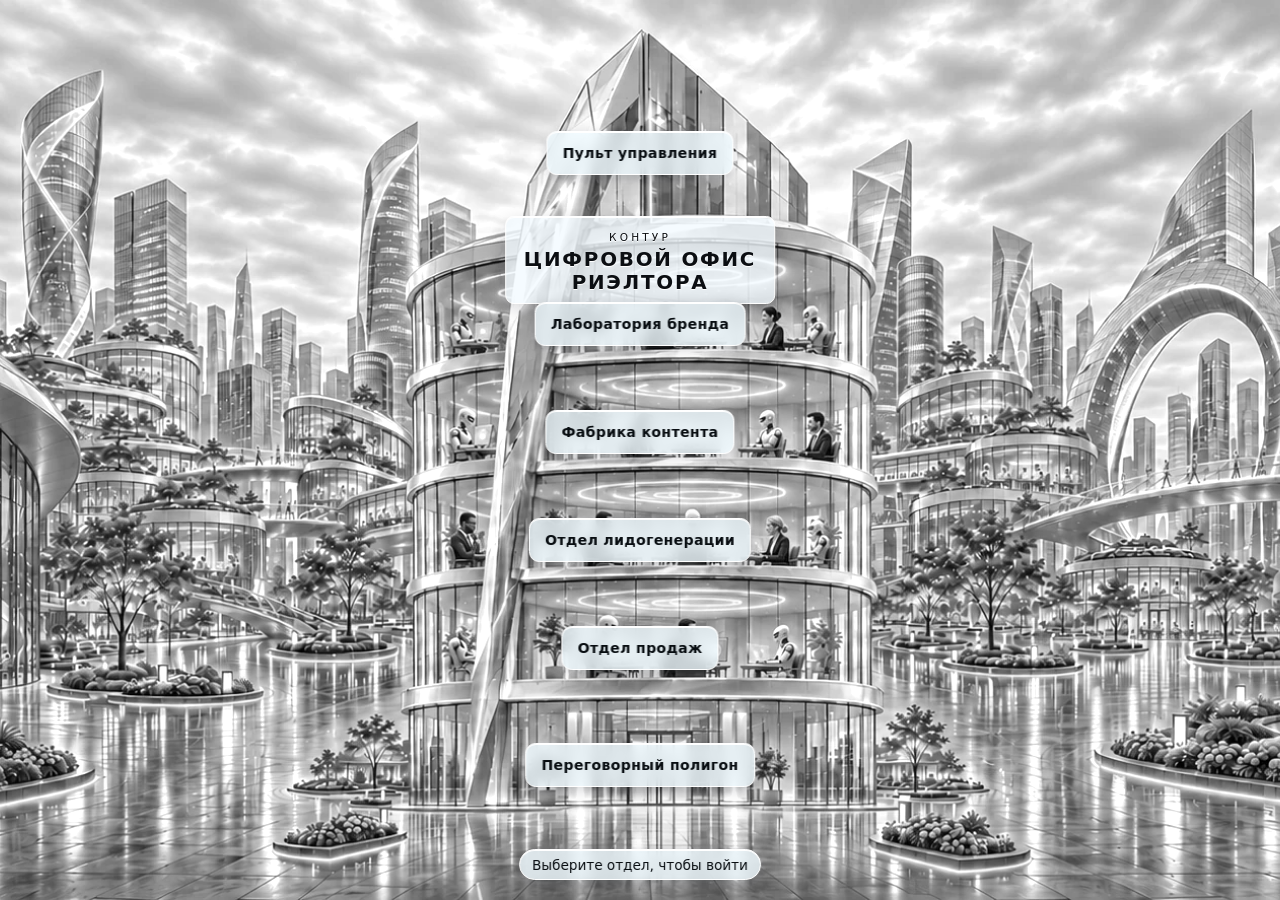
<file: cinematic/index.html>
<!doctype html>
<html lang="ru">
<head>
<meta charset="utf-8">
<meta name="viewport" content="width=device-width, initial-scale=1">
<meta name="theme-color" content="#141b2a">
<title>КОНТУР · Цифровой офис риэлтора</title>
<link rel="stylesheet" href="office.css?v=responsive-2">
<script defer src="../department-data.js"></script>
<script defer src="office.js"></script>
<script defer src="../events.js"></script></head>
<body>
<main aria-label="Цифровая штаб-квартира КОНТУР">
  <div class="scene">
    <div class="city">
      <img src="city.webp" alt="Стеклянная штаб-квартира среди небоскрёбов, площадей и садов">
    </div>
    <header class="identity">
      <span>КОНТУР</span>
      <h1>Цифровой офис<br>риэлтора</h1>
    </header>
    <nav class="floors" aria-label="Отделы штаб-квартиры">
      <button data-department="5" style="--floor:17%">Пульт управления</button>
      <button data-department="4" style="--floor:36%">Лаборатория бренда</button>
      <button data-department="2" style="--floor:48%">Фабрика контента</button>
      <button data-department="1" style="--floor:60%">Отдел лидогенерации</button>
      <button data-department="0" style="--floor:72%">Отдел продаж</button>
      <button data-department="3" style="--floor:85%">Переговорный полигон</button>
    </nav>
    <footer>Выберите отдел, чтобы войти</footer>
    <div class="veil" aria-hidden="true"></div>
    <dialog aria-labelledby="room-title">
      <img class="room-image" alt="">
      <article class="panel">
        <header>
          <button class="back" type="button">Назад к штаб-квартире</button>
        </header>
        <div class="reading" tabindex="0" aria-label="Описание отдела">
          <p class="room-code"></p>
          <h2 id="room-title"></h2>
          <div class="room-copy"></div>
          <a class="cta" href="https://t.me/Elena_Gumen" target="_blank" rel="noopener">Получить план своего цифрового офиса</a>
        </div>
      </article>
    </dialog>
  </div>
</main>
</body>
</html>
</file>
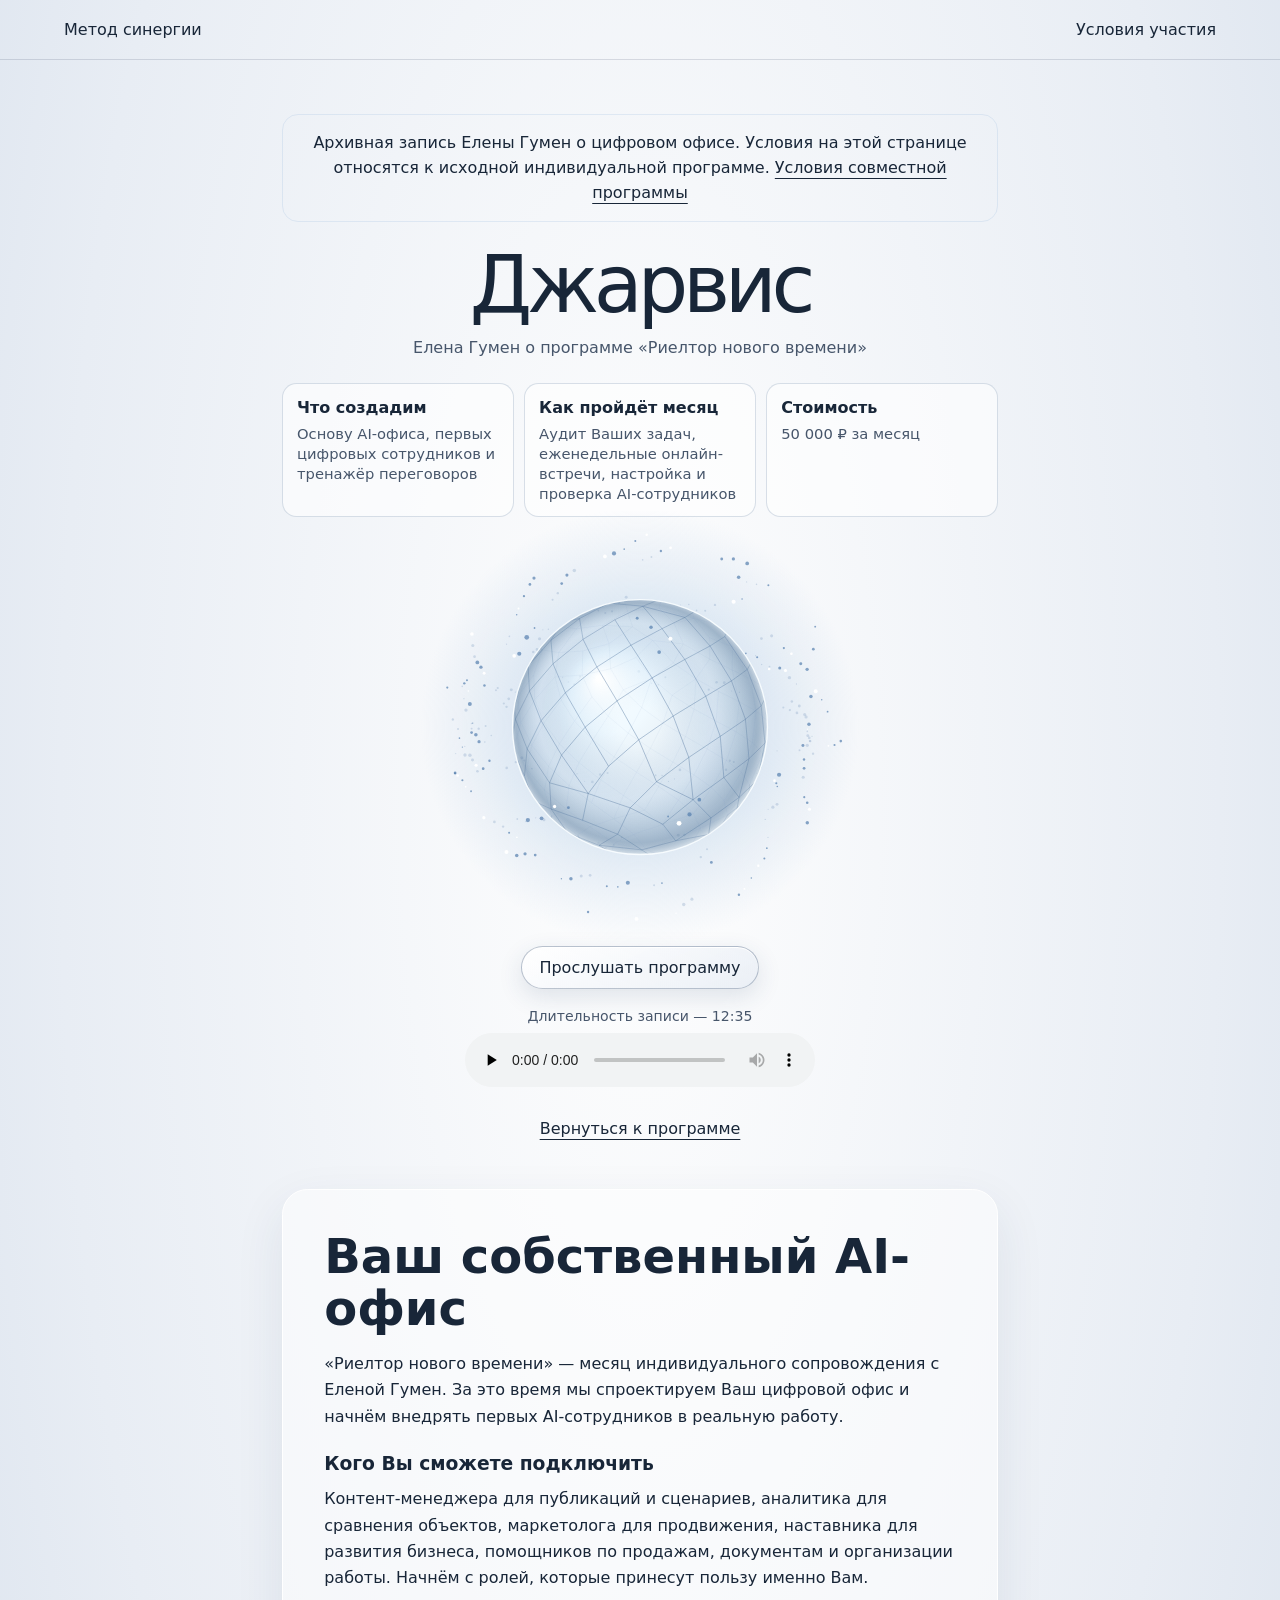
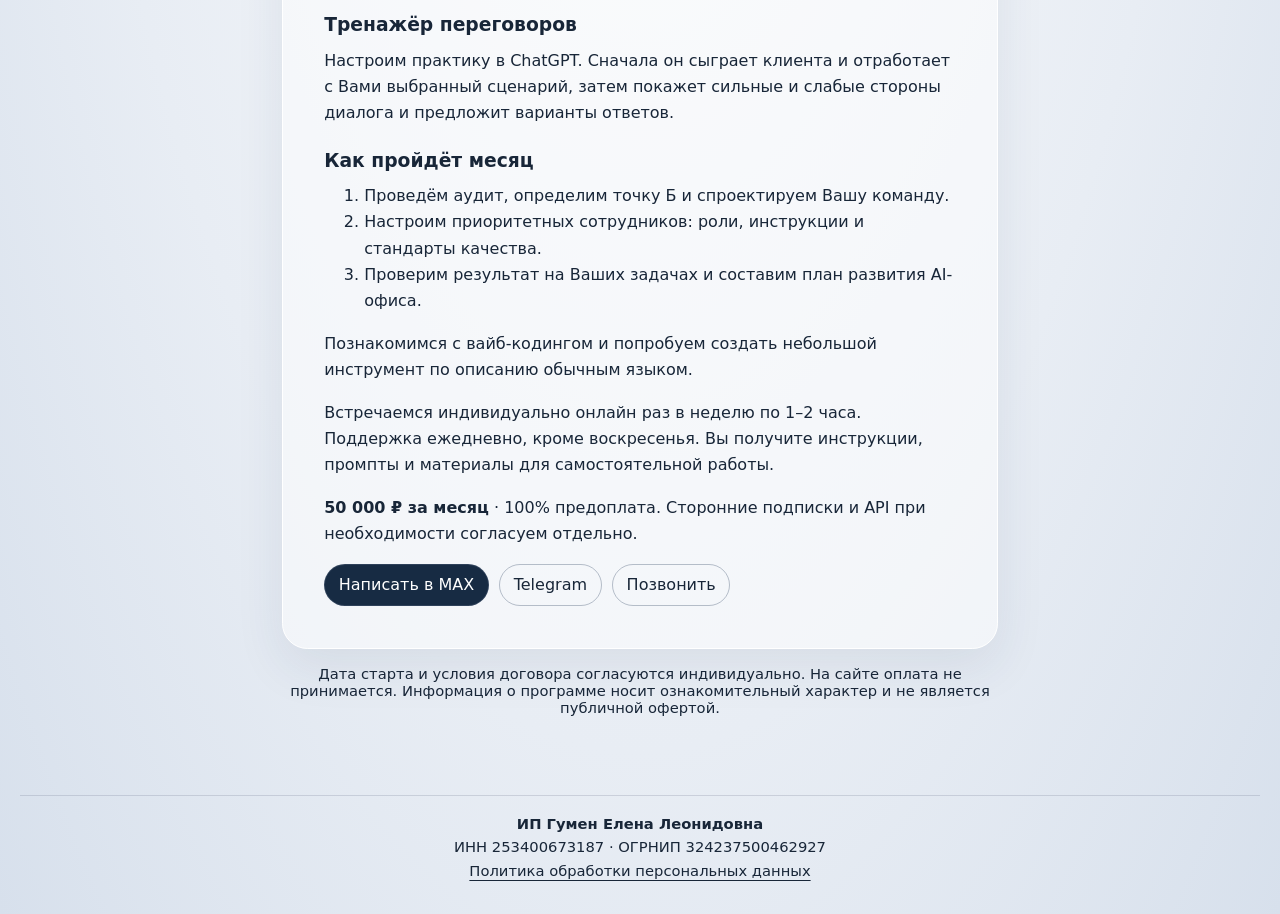
<file: jarvis.html>
<!doctype html>
<html lang="ru"><head><meta charset="utf-8"><meta name="viewport" content="width=device-width,initial-scale=1"><meta name="theme-color" content="#100d1b"><title>Джарвис · Метод синергии</title><link rel="stylesheet" href="jarvis.css"><script defer src="jarvis.js"></script><script defer src="jarvis-core.js"></script></head>
<body><header><a href="./">Метод синергии</a><a href="./#formats">Условия участия</a></header>
<main><aside class="archive-summary">Архивная запись Елены Гумен о цифровом офисе. Условия на этой странице относятся к исходной индивидуальной программе. <a href="./#formats">Условия совместной программы</a></aside>
  <h1>Джарвис</h1>
  <p class="subtitle">Елена Гумен о программе «Риелтор нового времени»</p>
  <dl class="program-brief" aria-label="Программа кратко">
    <div><dt>Что создадим</dt><dd>Основу AI-офиса, первых цифровых сотрудников и тренажёр переговоров</dd></div>
    <div><dt>Как пройдёт месяц</dt><dd>Аудит Ваших задач, еженедельные онлайн-встречи, настройка и проверка AI-сотрудников</dd></div>
    <div><dt>Стоимость</dt><dd>50 000 ₽ за месяц</dd></div>
  </dl>
  <div class="core-stage" aria-hidden="true"><canvas id="core"></canvas></div>
  <p id="status" role="status"></p>
  <button class="upload" id="listen" type="button" hidden>Прослушать программу</button>
  <p class="hint" id="audio-duration">Длительность записи — 12:35</p>
  <audio aria-describedby="audio-duration" id="voice" controls preload="none" src="jarvis-intro.m4a" aria-label="Прослушать программу"></audio>
  <a class="back" href="./#program">Вернуться к программе</a>
  <article class="program">
    <h2>Ваш собственный AI-офис</h2>
    <p>«Риелтор нового времени» — месяц индивидуального сопровождения с Еленой Гумен. За это время мы спроектируем Ваш цифровой офис и начнём внедрять первых AI-сотрудников в реальную работу.</p>
    <h3>Кого Вы сможете подключить</h3>
    <p>Контент-менеджера для публикаций и сценариев, аналитика для сравнения объектов, маркетолога для продвижения, наставника для развития бизнеса, помощников по продажам, документам и организации работы. Начнём с ролей, которые принесут пользу именно Вам.</p>
    <h3>Тренажёр переговоров</h3>
    <p>Настроим практику в ChatGPT. Сначала он сыграет клиента и отработает с Вами выбранный сценарий, затем покажет сильные и слабые стороны диалога и предложит варианты ответов.</p>
    <h3>Как пройдёт месяц</h3>
    <ol><li>Проведём аудит, определим точку Б и спроектируем Вашу команду.</li><li>Настроим приоритетных сотрудников: роли, инструкции и стандарты качества.</li><li>Проверим результат на Ваших задачах и составим план развития AI-офиса.</li></ol>
    <p>Познакомимся с вайб-кодингом и попробуем создать небольшой инструмент по описанию обычным языком.</p>
    <p>Встречаемся индивидуально онлайн раз в неделю по 1–2 часа. Поддержка ежедневно, кроме воскресенья. Вы получите инструкции, промпты и материалы для самостоятельной работы.</p>
    <p><strong>50 000 ₽ за месяц</strong> · 100% предоплата. Сторонние подписки и API при необходимости согласуем отдельно.</p>
    <div class="contact-links"><a href="https://max.ru/u/f9LHodD0cOIrdDq9lHuw89YvLucKKpRPgYVImkzUoALuNixoEcBbSnYnT1I">Написать в MAX</a><a href="https://t.me/Elena_Gumen">Telegram</a><a href="tel:+79089641945">Позвонить</a></div>
  </article>
<p style="margin-top:1rem;font-size:.92rem">Дата старта и условия договора согласуются индивидуально. На сайте оплата не принимается. Информация о программе носит ознакомительный характер и не является публичной офертой.</p></main><footer style="padding:0 1.25rem 2rem;text-align:center"><div style="max-width:90rem;margin:1rem auto 0;padding-top:1rem;border-top:1px solid #77819544;font-size:.92rem;line-height:1.6">
  <strong>ИП Гумен Елена Леонидовна</strong><br>
  ИНН 253400673187 · ОГРНИП 324237500462927<br>
  <a href="privacy.html" style="text-decoration:underline">Политика обработки персональных данных</a>
</div></footer></body></html>
</file>
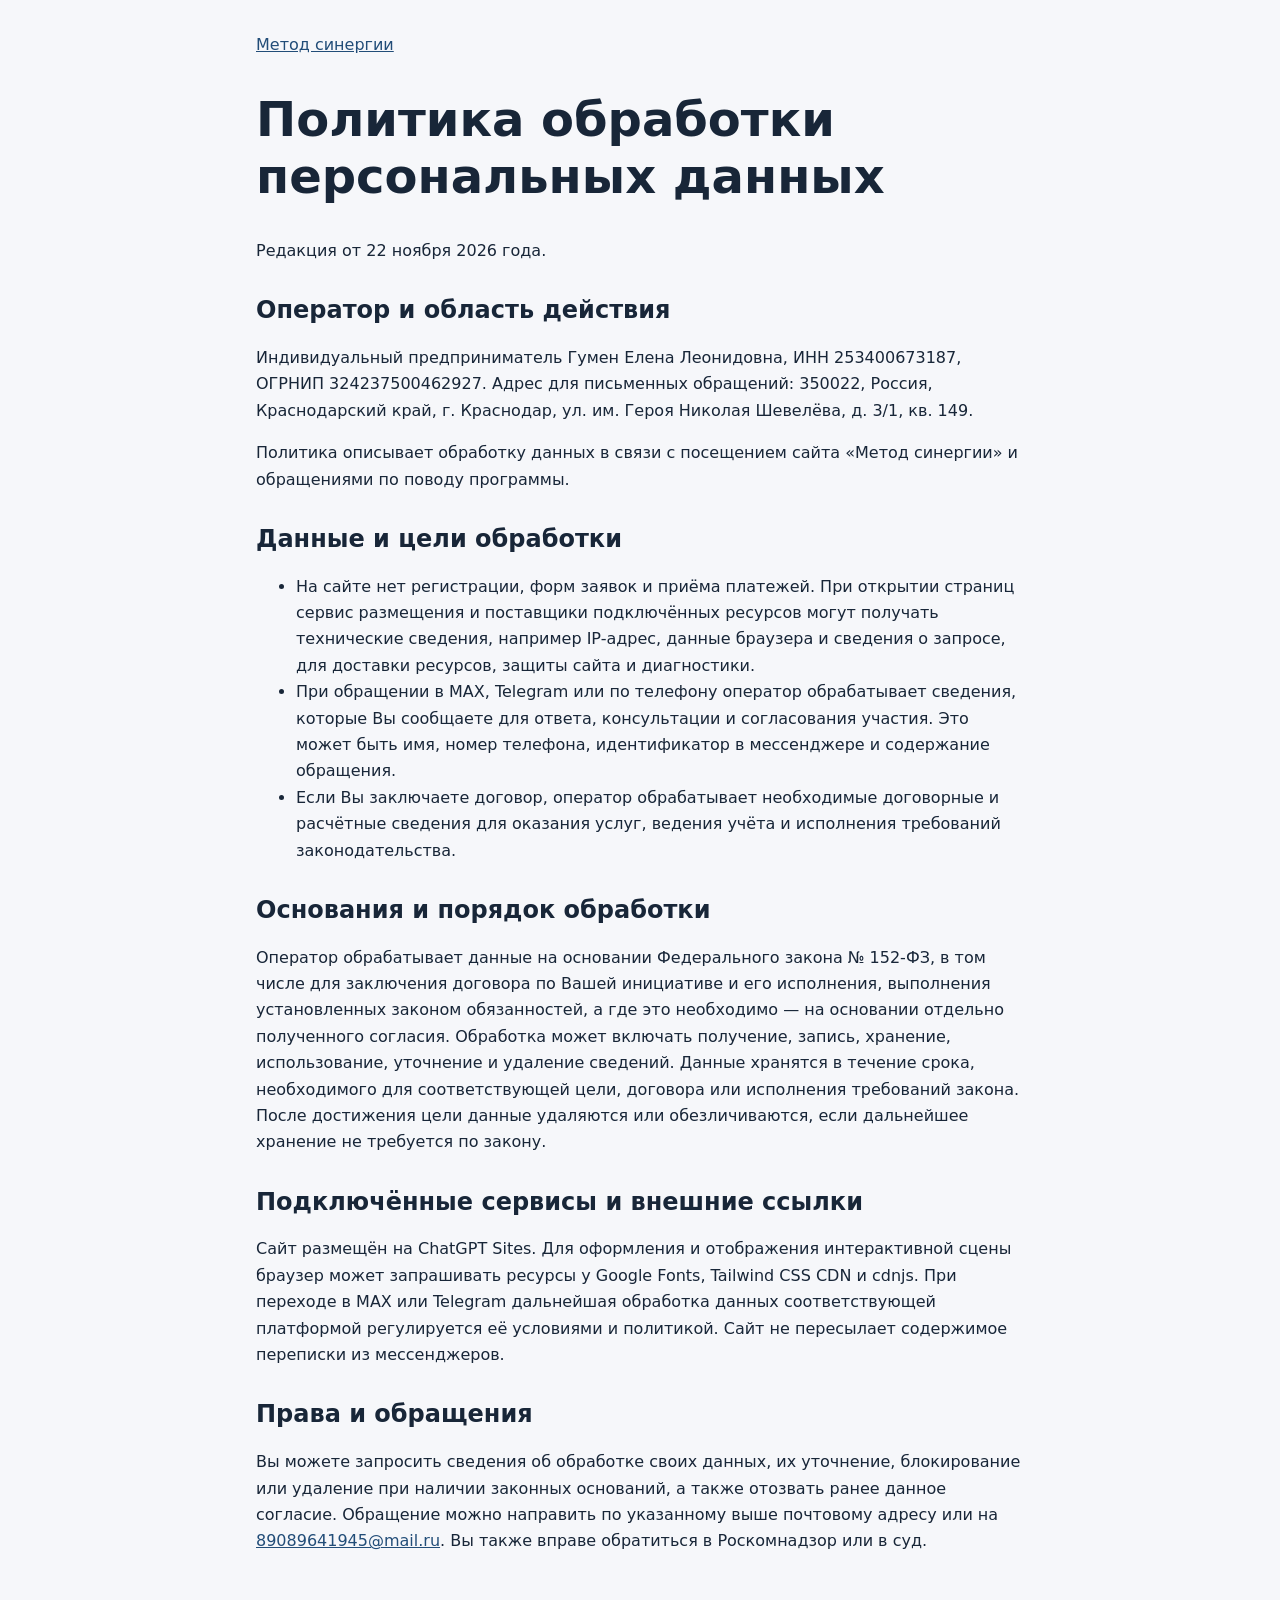
<file: privacy.html>
<!doctype html>
<html lang="ru">
<head><meta charset="utf-8"><meta name="viewport" content="width=device-width,initial-scale=1"><title>Политика обработки персональных данных — Елена Гумен</title>
<style>
body{margin:auto;max-width:48rem;padding:2rem 1.25rem 4rem;font:1rem/1.65 system-ui,sans-serif;background:#f6f7fa;color:#182638}
h1,h2{line-height:1.2}h1{font-size:clamp(1.8rem,5vw,3rem)}h2{margin-top:2rem}a{color:#224d78;overflow-wrap:anywhere}
</style></head>
<body><header><a href="./">Метод синергии</a></header>
<main>
<h1>Политика обработки персональных данных</h1>
<p>Редакция от 22 ноября 2026 года.</p>
<h2>Оператор и область действия</h2>
<p>Индивидуальный предприниматель Гумен Елена Леонидовна, ИНН 253400673187, ОГРНИП 324237500462927. Адрес для письменных обращений: 350022, Россия, Краснодарский край, г. Краснодар, ул. им. Героя Николая Шевелёва, д. 3/1, кв. 149.</p>
<p>Политика описывает обработку данных в связи с посещением сайта «Метод синергии» и обращениями по поводу программы.</p>
<h2>Данные и цели обработки</h2>
<ul>
<li>На сайте нет регистрации, форм заявок и приёма платежей. При открытии страниц сервис размещения и поставщики подключённых ресурсов могут получать технические сведения, например IP-адрес, данные браузера и сведения о запросе, для доставки ресурсов, защиты сайта и диагностики.</li>
<li>При обращении в MAX, Telegram или по телефону оператор обрабатывает сведения, которые Вы сообщаете для ответа, консультации и согласования участия. Это может быть имя, номер телефона, идентификатор в мессенджере и содержание обращения.</li>
<li>Если Вы заключаете договор, оператор обрабатывает необходимые договорные и расчётные сведения для оказания услуг, ведения учёта и исполнения требований законодательства.</li>
</ul>
<h2>Основания и порядок обработки</h2>
<p>Оператор обрабатывает данные на основании Федерального закона № 152-ФЗ, в том числе для заключения договора по Вашей инициативе и его исполнения, выполнения установленных законом обязанностей, а где это необходимо — на основании отдельно полученного согласия. Обработка может включать получение, запись, хранение, использование, уточнение и удаление сведений. Данные хранятся в течение срока, необходимого для соответствующей цели, договора или исполнения требований закона. После достижения цели данные удаляются или обезличиваются, если дальнейшее хранение не требуется по закону.</p>
<h2>Подключённые сервисы и внешние ссылки</h2>
<p>Сайт размещён на ChatGPT Sites. Для оформления и отображения интерактивной сцены браузер может запрашивать ресурсы у Google Fonts, Tailwind CSS CDN и cdnjs. При переходе в MAX или Telegram дальнейшая обработка данных соответствующей платформой регулируется её условиями и политикой. Сайт не пересылает содержимое переписки из мессенджеров.</p>
<h2>Права и обращения</h2>
<p>Вы можете запросить сведения об обработке своих данных, их уточнение, блокирование или удаление при наличии законных оснований, а также отозвать ранее данное согласие. Обращение можно направить по указанному выше почтовому адресу или на <a href="mailto:89089641945@mail.ru">89089641945@mail.ru</a>. Вы также вправе обратиться в Роскомнадзор или в суд.</p>
</main></body></html>
</file>
<file: cinematic/office.css>
:root{color-scheme:dark;font-family:system-ui,-apple-system,sans-serif;background:#141b2a;color:#f7f7fb}
*{box-sizing:border-box}
body{margin:0}
button,a{font:inherit}
button{cursor:pointer}
button:focus-visible,a:focus-visible,summary:focus-visible,.reading:focus-visible{outline:2px solid #ffdaaa;outline-offset:3px}
.scene{position:relative;isolation:isolate;min-height:100svh;overflow:hidden;background:#182232}
.city{position:absolute;inset:0;overflow:hidden}
.city img{width:100%;height:100%;object-fit:cover;object-position:center;display:block;transform-origin:50% var(--focus-y,50%);transition:transform 1.18s cubic-bezier(.2,.72,.21,1),filter 1.18s ease}
.identity{position:absolute;z-index:1;top:24%;left:50%;transform:translateX(-50%);text-align:center;padding:.55rem 1.1rem;border:1px solid #d9dfefaa;border-radius:.55rem;background:linear-gradient(145deg,#37394be8,#111b2bec);box-shadow:0 5px 25px #0a112b88,inset 0 1px #f6eaff77,0 0 18px #ffba6b40;white-space:nowrap}
.identity span{font-size:.66rem;letter-spacing:.3em;color:#e4dbfb}
h1{font-size:clamp(.82rem,1.55vw,1.3rem);text-transform:uppercase;line-height:1.15;letter-spacing:.09em;margin:.25rem 0 0;color:#fff5e2;text-shadow:0 0 12px #ffd4a288}
.floors button,.back{border:1px solid #dfe8fb99;background:linear-gradient(130deg,#465067df,#192235ee);color:#fff;border-radius:.65rem;padding:.65rem .95rem;min-height:44px;box-shadow:inset 0 1px #f9f6ff57,0 5px 18px #1218225e;font-weight:650}
.floors button{position:absolute;z-index:2;top:var(--floor);left:50%;transform:translate(-50%,-50%);font-size:clamp(.7rem,1.1vw,.94rem);letter-spacing:.10em;white-space:nowrap;transition:box-shadow .2s,background .2s}
.floors button:hover,.back:hover{background:linear-gradient(130deg,#665b85,#314263);box-shadow:inset 0 1px #fff,0 0 18px #ffe3bcaa}
footer{position:absolute;z-index:1;bottom:1.25rem;left:50%;transform:translateX(-50%);background:#151d31de;padding:.4rem .75rem;border-radius:999px;white-space:nowrap;font-size:.85rem}
.veil{position:absolute;inset:0;z-index:3;pointer-events:none;background:#0d1223;opacity:0;transition:opacity 1.12s ease}
.entering .city img{transform:scale(2.15);filter:blur(4px) brightness(.65)}
.entering .veil{opacity:.82}
dialog{border:0;padding:0;margin:0;width:100%;height:100%;max-width:none;max-height:none;inset:0;background:#182232;color:inherit;overflow:hidden;opacity:0;transition:opacity .34s ease}
dialog::backdrop{background:#101628}
dialog.ready{opacity:1}
.room-image{width:100%;height:100%;object-fit:cover;object-position:72% center;position:absolute;inset:0}
.panel{position:absolute;top:5%;bottom:5%;left:3%;width:min(70vw,72rem);display:flex;flex-direction:column;overflow:hidden;border-radius:1.25rem;border:1px solid #e4e9ff80;background:linear-gradient(132deg,#142033eb,#22314cce 65%,#2e2544d9);backdrop-filter:blur(15px);box-shadow:0 24px 80px #0509169e,inset 0 1px 0 #fff5;font-size:1rem}
.panel header{padding:.85rem clamp(1rem,3vw,2.25rem);border-bottom:1px solid #cedcff32}
.back{text-align:left;font-size:.88rem}
.reading{overflow:auto;overscroll-behavior:contain;padding:1rem clamp(1rem,3vw,2.25rem) 2rem;scrollbar-color:#b2a6d0 #232b40;line-height:1.58}
.room-code{letter-spacing:.15em;font-size:.78rem;font-weight:750;color:#e3caff;margin:0}
h2{font-size:clamp(1.5rem,4.6vw,3rem);line-height:1.08;margin:.4rem 0 .9rem}
h3{margin:1.5rem 0 .65rem;font-size:1.2rem}
h4{margin:1rem 0 .2rem}
.tagline{color:#ffdfb7;font-weight:650}
details,.case{border:1px solid #e0dbff38;border-radius:.7rem;background:#111a2e8c;margin:.5rem 0;padding:.65rem .85rem}
summary{cursor:pointer;min-height:32px;font-weight:650;padding:.25rem 0}
dt{font-weight:650;color:#ead9fb}
dd{margin:0 0 .5rem}
.cta{display:inline-flex;background:#ffe0b8;color:#1a2234;border-radius:999px;padding:.75rem 1rem;text-decoration:none;font-weight:750;margin-top:1rem}
@media(min-width:761px){.scene{min-height:max(100svh,50vw)}}
@media(max-width:760px){
  .scene{min-height:max(100svh,670px)}
  .identity{top:16%;padding:.5rem .8rem}
  .floors{position:absolute;bottom:4rem;left:1rem;right:1rem;z-index:2;display:grid;grid-template-columns:repeat(2,minmax(0,1fr));gap:.5rem}
  .floors button{white-space:normal;overflow-wrap:anywhere;position:static;transform:none;min-height:50px;font-size:clamp(.65rem,2.7vw,.88rem);letter-spacing:.025em;padding:.45rem}
  .panel{top:22%;bottom:0;left:0;width:100%;border-radius:1rem 1rem 0 0}
  .room-image{object-position:68% top}
}
@media(prefers-reduced-motion:reduce){.city img,.veil,dialog,.floors button{transition:none}}
@media(min-width:761px){.floors .analytics{left:25%}.floors .eva{left:75%}}
@media(max-width:760px){.floors{bottom:3.5rem}.floors .support{min-height:44px;font-size:.72rem}}

:root{color-scheme:light;color:#0b0e12;background:#eaf5fc}
.scene,dialog{background:#eaf5fc}
.city img,.room-image{filter:grayscale(1) brightness(1.07)}
.city,.room-image{background:#eaf5fc}
.identity{background:#f3faffc9;border-color:#fff;box-shadow:inset 0 1px #fff,0 5px 18px #090e152b}
.identity span,h1{color:#0b0e12;text-shadow:0 1px #fff}
.floors button,.back,footer{color:#080d11;background:#effaffca;border:1px solid #fff;box-shadow:inset 0 1px #fff,0 3px 14px #080e182d;backdrop-filter:blur(6px)}
.floors button:hover,.back:hover{background:#fff;box-shadow:0 0 20px #eaf8ff}
button:focus-visible,a:focus-visible,summary:focus-visible,.reading:focus-visible{outline-color:#131c23}
.veil,dialog::backdrop{background:#101418}
.entering .city img{filter:grayscale(1) blur(4px) brightness(.85)}
.panel{
  bottom:auto;max-height:90%;color:#080d11;
  background:linear-gradient(115deg,#f5fcffd1,#e6f5ffa8 62%,#f9fdff95);
  border:1px solid #fff;backdrop-filter:blur(5px) brightness(1.1);
  box-shadow:inset 0 1px 0 #fff,inset 0 0 22px #fff3,0 15px 48px #080d1238
}
.panel header{border-color:#fff9}
.reading{min-height:0;scrollbar-color:#637780 #ebf7fc}
.room-code,.tagline,dt{color:#16262e}
details,.case{background:#f7fcff73;border-color:#fff9}
.cta{background:#11171d;color:#fff}
.floors button{letter-spacing:.025em}
@media(max-width:760px){
  .identity{top:24%}
  .floors{position:static;display:contents}
  .floors button{position:absolute;top:var(--floor);left:50%;transform:translate(-50%,-50%);width:min(76%,15rem);min-height:44px;font-size:.8rem}
  .panel{top:16%;max-height:82%;left:3%;width:94%;border-radius:1rem}
}

@media (max-width: 760px) {
  .scene { min-height: 100svh; }
  .identity { top: 22%; padding: .35rem .72rem; }
  .identity span { display: none; }
  .identity h1 { margin: 0; font-size: .73rem; }
  .floors button { width: min(68%, 14rem); padding: .38rem .55rem; }
  .panel { top: 4%; max-height: 92%; -webkit-backdrop-filter: blur(5px) brightness(1.1); }
  .panel header { padding: .6rem .8rem; }
  .reading { padding: .9rem .85rem 1.25rem; overflow-wrap: anywhere; }
  .cta { min-height: 44px; align-items: center; }
}
</file>
<file: jarvis.css>
:root{color-scheme:dark;font-family:Inter,system-ui,sans-serif;color:#f5eefc;background:#110e1c;--voice:0}
*{box-sizing:border-box}[hidden]{display:none!important}
body{min-height:100svh;margin:0;background:radial-gradient(ellipse at 50% 52%,#241a39,#100d19 72%)}
header{display:flex;justify-content:space-between;gap:1rem;padding:1.25rem max(1.1rem,5vw);border-bottom:1px solid #ead1ff25}
a{color:inherit;text-underline-offset:.3em}header a{text-decoration:none}
main{text-align:center;max-width:47rem;margin:auto;padding:clamp(2rem,6vh,4rem) 1.1rem 3rem}
h1{font-size:clamp(2.6rem,7vw,5rem);font-weight:540;letter-spacing:-.066em;margin:0}
.subtitle,#status,.hint{color:#d5c9e4}.subtitle{margin:.4rem 0 1.65rem}
.orb{position:relative;width:clamp(174px,39vmin,340px);aspect-ratio:1;margin:0 auto 2rem;border-radius:50%;isolation:isolate;transform:scale(calc(1 + var(--voice)*.15));background:radial-gradient(circle at 31% 25%,#fbe8ff 0%,#bc8df8 9%,#6c46b0 33%,#23163f 60%,#563a7b 77%,#bd92d7 100%);box-shadow:inset 0 0 24px #eed5ffc4,0 0 calc(34px + var(--voice)*65px) #b983f79e;overflow:hidden}
.orb-light{position:absolute;inset:-35%;border-radius:50%;background:conic-gradient(from 17deg,transparent 15%,#e2bfff7a 35%,#6f5cf28c 48%,transparent 61%,#ffb98a87 78%,transparent 96%);mix-blend-mode:screen;filter:blur(14px);animation:rotate 13s linear infinite;opacity:calc(.6 + var(--voice)*.4)}
@keyframes rotate{to{transform:rotate(360deg)}}
audio{display:block;width:min(100%,350px);margin:.4rem auto 1rem}
.upload{display:inline-block;cursor:pointer;border-radius:100px;border:1px solid #d9c0fb76;padding:.7rem 1.1rem;background:linear-gradient(155deg,#e0c5ff25,#dcc5f207);box-shadow:inset 0 1px #fff9}
:focus-visible,main:has(input:focus-visible) .upload{outline:2px solid #ffd19f;outline-offset:4px}
.visually-hidden{position:absolute;width:1px;height:1px;clip-path:inset(50%);overflow:hidden}
.hint{font-size:.88rem}.back{display:inline-block;margin-top:1rem}
@media(prefers-reduced-motion:reduce){.orb-light{animation:none}.orb{transform:none}}
:root{color:#182638;background:#e9eff6;color-scheme:light}
body{background:radial-gradient(ellipse at 50% 32%,#fefefe,#e8edf4 64%,#d7e0ec)}
header{border-color:#23335126}
.subtitle,#status,.hint{color:#47566b}
.core-stage{width:min(100%,580px);height:clamp(260px,56vw,435px);margin:-1rem auto 0}
#core{display:block;width:100%;height:100%}
.upload{background:linear-gradient(155deg,#fff,#d3deed63);border-color:#52678362;box-shadow:inset 0 1px white,0 8px 24px #29456722}
:focus-visible,main:has(input:focus-visible) .upload{outline-color:#294567}
.program{margin-top:3.2rem;text-align:left;padding:clamp(1rem,5vw,2.6rem);border:1px solid #fff;border-radius:1.6rem;background:#ffffff80;box-shadow:0 18px 50px #263b5617;line-height:1.65}
.program h2{font-size:clamp(1.9rem,5vw,3rem);line-height:1.08;margin:0 0 1rem}
.program h3{margin-bottom:0}.program h3+p,.program h3+ol{margin-top:.4rem}
.contact-links{display:flex;flex-wrap:wrap;gap:.65rem}.contact-links a{padding:.45rem .85rem;border:1px solid #51637b65;border-radius:100px;text-decoration:none}.contact-links a:first-child{background:#172b43;color:white}

button.upload{font:inherit;color:inherit;margin-bottom:1rem}#status:empty{display:none}

.program-brief{display:grid;grid-template-columns:repeat(3,1fr);gap:.6rem;margin:1.2rem 0 .6rem;text-align:left}
.program-brief div{padding:.8rem .9rem;border:1px solid #6782a240;border-radius:.9rem;background:#ffffff94;line-height:1.35}
.program-brief dt{font-weight:700;margin-bottom:.35rem}
.program-brief dd{margin:0;color:#47566b;font-size:.92rem}
#audio-duration{margin:.15rem 0 .55rem}
@media(max-width:540px){.program-brief{grid-template-columns:1fr}.program-brief div{padding:.65rem .8rem}}
.archive-summary{border:1px solid #b8cde55c;border-radius:1rem;padding:1rem;margin:0 0 1rem;line-height:1.55}
.archive-summary a{text-decoration:underline}
</file>
